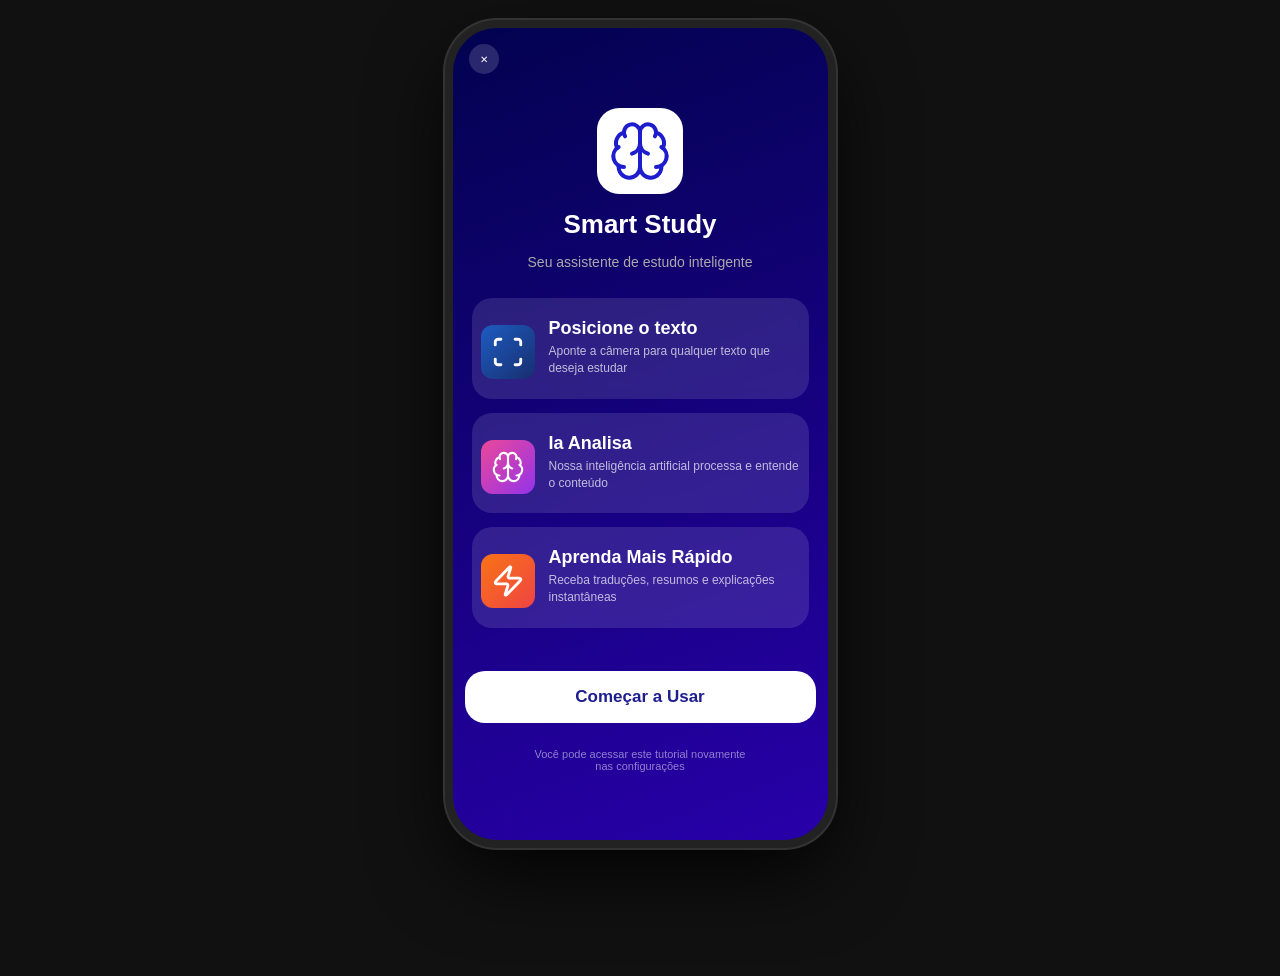
<file: pages/intro.html>
<!-- tela de apresentacao ao smart study -->
 <!DOCTYPE html>
 <html lang="pt-BR">

 <head>
    <meta charset="UTF-8">
    <meta name="viewport" content="width=device-width, initial-scale=1.0">
    <title>Smart Study - Apresentacao</title>
    <link rel="stylesheet" href="../src/css/style.css">
 </head>

 <body>
    <div class="intro-phone">
        <!-- apertando o botao x volta para a tela anterior (link) -->
        <a href="../index.html" class="intro-fechar">✕</a>
        <div class = "intro-rolagem">
            <div class="intro-body">
                <!-- copiei todos os icones de lucide icons porque foi oq usei no prototipo -->
                <div class="intro-icone"><svg xmlns="http://www.w3.org/2000/svg" width="64" height="64" viewBox="0 0 24 24" fill="none" stroke="currentColor" color="#1d1dce" stroke-width="1.5" stroke-linecap="round" stroke-linejoin="round" class="lucide lucide-brain-icon lucide-brain"><path d="M12 18V5"/><path d="M15 13a4.17 4.17 0 0 1-3-4 4.17 4.17 0 0 1-3 4"/><path d="M17.598 6.5A3 3 0 1 0 12 5a3 3 0 1 0-5.598 1.5"/><path d="M17.997 5.125a4 4 0 0 1 2.526 5.77"/><path d="M18 18a4 4 0 0 0 2-7.464"/><path d="M19.967 17.483A4 4 0 1 1 12 18a4 4 0 1 1-7.967-.517"/><path d="M6 18a4 4 0 0 1-2-7.464"/><path d="M6.003 5.125a4 4 0 0 0-2.526 5.77"/></svg></div>
                <h1 class="intro-titulo">Smart Study</h1>
                <p class="intro-subtitulo">Seu assistente de estudo inteligente</p>

                <div class="card-sobre">
                    <div class="sobre-icone icone-azul"><svg xmlns="http://www.w3.org/2000/svg" width="34" height="34" viewBox="0 0 24 24" fill="none" stroke="currentColor" color="#ffffff" stroke-width="2" stroke-linecap="round" stroke-linejoin="round" class="lucide lucide-scan-icon lucide-scan"><path d="M3 7V5a2 2 0 0 1 2-2h2"/><path d="M17 3h2a2 2 0 0 1 2 2v2"/><path d="M21 17v2a2 2 0 0 1-2 2h-2"/><path d="M7 21H5a2 2 0 0 1-2-2v-2"/></svg></div>
                    <div class="sobre-texto">
                        <h4>Posicione o texto</h4>
                        <p>Aponte a câmera para qualquer texto que deseja estudar</p>
                    </div>
                </div>
                <div class="card-sobre">
                    <div class="sobre-icone icone-rosa"><svg xmlns="http://www.w3.org/2000/svg" width="34" height="34" viewBox="0 0 24 24" fill="none" stroke="currentColor" color="#ffffff" stroke-width="1.5" stroke-linecap="round" stroke-linejoin="round" class="lucide lucide-brain-icon lucide-brain"><path d="M12 18V5"/><path d="M15 13a4.17 4.17 0 0 1-3-4 4.17 4.17 0 0 1-3 4"/><path d="M17.598 6.5A3 3 0 1 0 12 5a3 3 0 1 0-5.598 1.5"/><path d="M17.997 5.125a4 4 0 0 1 2.526 5.77"/><path d="M18 18a4 4 0 0 0 2-7.464"/><path d="M19.967 17.483A4 4 0 1 1 12 18a4 4 0 1 1-7.967-.517"/><path d="M6 18a4 4 0 0 1-2-7.464"/><path d="M6.003 5.125a4 4 0 0 0-2.526 5.77"/></svg></div>
                    <div class="sobre-texto">
                        <h4>Ia Analisa</h4>
                        <p>Nossa inteligência artificial processa e entende o conteúdo</p>
                    </div>
                </div>
                <div class="card-sobre">
                    <div class="sobre-icone icone-laranja"><svg xmlns="http://www.w3.org/2000/svg" width="34" height="34" viewBox="0 0 24 24" fill="none" stroke="currentColor" color="#ffffff" stroke-width="2" stroke-linecap="round" stroke-linejoin="round" class="lucide lucide-zap-icon lucide-zap"><path d="M4 14a1 1 0 0 1-.78-1.63l9.9-10.2a.5.5 0 0 1 .86.46l-1.92 6.02A1 1 0 0 0 13 10h7a1 1 0 0 1 .78 1.63l-9.9 10.2a.5.5 0 0 1-.86-.46l1.92-6.02A1 1 0 0 0 11 14z"/></svg></div>
                    <div class="sobre-texto">
                        <h4>Aprenda Mais Rápido</h4>
                        <p>Receba traduções, resumos e explicações instantâneas</p>
                    </div>
                </div>
                <!-- botao de comecar a usar com link p tela da camera smart study -->
                <a href="camera-ss.html" class="btn-iniciar">Começar a Usar</a>
                <p class="intro-aviso">Você pode acessar este tutorial novamente<br>nas configurações</p>

                

            </div>
        </div>
    </div>
    
 </body>
 </html>
</file>
<file: src/css/style.css>
/* deixa as cores e font salvadas para facilitar na hora de pegar e nn precisar ficar copiando e colando*/
:root {
    --black: #000000;
    --dark: #0d0d0d;
    --retangulo-blue: #1d1dce;
    --white: #ffffff;
    --gray: #aaaaaa;

    --laranja: #ff7a1a;
    --verde: #0aa258;
    --roxo: #7d2ec8;
    --rosa: #e040fb;
    --azul: #078d9e;
    --amarelo: #ffd600;

    --font: sans-serif;
}

/* pagina no fundo do telefone padrao para todas */
body {
    font-family: var(--font);
    background: #111;
    display: flex;
    justify-content: center;
    align-items: flex-start;
    min-height: 100vh;
    padding: 20px 10px 40px;
}

/* o telefone padrao para todas*/
.phone {
    width: 375px;
    height: 812px;
    background-color: var(--black);
    border-radius: 44px;
    overflow: hidden;
    position: relative;
    display: flex;
    flex-direction: column;
    box-shadow: 0 0 0 8px #222, 0 0 0 10px #333, 0 30px 80px rgba(0, 0, 0, .9);
    /*borda do telefone*/
    flex-shrink: 0;
    /*mantem o tamanho, nn deixa encolher*/
}

.android-nav {
    display: flex;
    justify-content: center;
    align-items: center;
    gap: 60px;
    /*espaco entre os botoes*/
    padding: 19px 0 14px;
    background: var(--black);
    flex-shrink: 0;
}

.nav1-btn {
    color: var(--white);
    font-size: 14px;
    opacity: .6;
    cursor: pointer;
}

/* separei os botoes porque o primeiro estava ficando maior */
.nav2-btn {
    color: var(--white);
    font-size: 25px;
    opacity: .6;
    cursor: pointer;
}

.nav3-btn {
    color: var(--white);
    font-size: 25px;
    opacity: .6;
    cursor: pointer;
}










/* estilo index */
.camera-visor {
    flex: 1;
    background: #0a0a0a;
    position: relative;
    overflow: hidden;
    display: flex;
    flex-direction: column;
    /*organiza em coluna*/
    justify-content: flex-end;
    /*jjoga conteudo p baixo*/
}

.camera-icones-topo {
    display: flex;
    justify-content: space-between;
    /* espaco entre os icone*/
    align-items: center;
    padding: 40px 27px 10px;
    /*espacamento */
    position: absolute;
    top: 0;
    left: 0;
    right: 0;
    z-index: 10;
    /*fica acima dos outros elementos*/
}

.cam-icon {
    color: var(--white);
    font-size: 20px;
    cursor: pointer;
    opacity: .85;
}

.cam-icon.zeiss {
    color: var(--amarelo);
    font-size: 13px;
    font-weight: 800;
    /*negrito*/
    letter-spacing: 1px;
}

/* botao smart study de cima */
.retangulo-azul {
    position: absolute;
    top: 90px;
    left: 50%;
    transform: translateX(-50%);
    /*centralizar*/
    background: linear-gradient(160deg, #020250 0%, #2800a9 100%);
    color: var(--white);
    font-size: 13px;
    font-weight: 800;
    padding: 8px 20px;
    border-radius: 30px;
    display: flex;
    align-items: center;
    gap: 7px;
    /*espaco entre o icone e o texto*/
    cursor: pointer;
    z-index: 10;
    white-space: nowrap;
    /*deixa o texto em uma linha, sem quebrar ele*/
    text-decoration: none;
    /*remove a linha debaixo do texto*/
    animation: pulse-retangulo 2.5s ease-in-out infinite;

}

/* animacao com efeito de pulse */
@keyframes pulse-retangulo {

    0%,
    100% {
        box-shadow: 0 0 0 0 rgba(59, 59, 255, .5);
    }

    50% {
        box-shadow: 0 0 0 10px rgba(59, 59, 255, 0);
    }
}

.zoom-bar {
    display: flex;
    gap: 1px;
    justify-content: center;
    padding: 8px 0;
    flex-shrink: 0;
}

.zoom-btn {
    color: var(--white);
    font-size: 13px;
    font-weight: 700;
    background: rgba(255, 255, 255, .12);
    /*cria efeito leve etransparente se mistura cm o fundo*/
    border-radius: 20px;
    padding: 5px 20px;
    cursor: pointer;
}

.zoom-btn.active {
    background: rgba(255, 255, 255, .25);
    color: var(--amarelo);
}

/* deixa o que esta sendo utilizado amarelo*/

.modos {
    display: flex;
    justify-content: center;
    gap: 18px;
    padding: 8px 0 6px;
    flex-shrink: 0;
}

.modo {
    color: var(--gray);
    font-size: 14px;
    font-weight: 600;
    cursor: pointer;
    text-decoration: none;
}

/* foto */
.modo.active-mode {
    color: var(--amarelo);
}

/* smart study */
.modo.ss-modo {
    color: var(--retangulo-blue);
    font-weight: 800;
}

.controle-captura {
    display: flex;
    justify-content: space-between;
    align-items: center;
    padding: 10px 36px 16px;
    flex-shrink: 0;
}

.btn-secundario1 {
    color: var(--white);
    width: 44px;
    height: 44px;
    border-radius: 12px;
    background: rgba(255, 255, 255, .08);
    display: flex;
    align-items: center;
    justify-content: center;
    cursor: pointer;
    font-size: 25px;
}

.btn-secundario2 {
    width: 44px;
    height: 44px;
    border-radius: 12px;
    background: rgba(255, 255, 255, .08);
    display: flex;
    align-items: center;
    justify-content: center;
    cursor: pointer;
    font-size: 22px;
}

.btn-disparo {
    width: 48px;
    height: 48px;
    border-radius: 50%;
    border: 4px solid var(--white);
    display: flex;
    align-items: center;
    justify-content: center;
    cursor: pointer;
}

.btn-disparo-interno {
    width: 54px;
    height: 54px;
    border-radius: 50%;
    background: var(--white);
    opacity: .15;
}










/* estilo tela de introducao */
.intro-phone {
    background: linear-gradient(160deg, #020250 0%, #2800a9 100%);
    width: 375px;
    height: 812px;
    background-color: var(--black);
    border-radius: 44px;
    overflow: hidden;
    /*corta oq vaza , faz respeitar as bordas arredondadas*/
    position: relative;
    display: flex;
    flex-direction: column;
    box-shadow: 0 0 0 8px #222, 0 0 0 10px #333, 0 30px 80px rgba(0, 0, 0, .9);
    /*borda do telefone*/
    flex-shrink: 0;
}

.intro-fechar {
    position: absolute;
    top: 16px;
    z-index: 100;
    left: 16px;
    width: 30px;
    height: 30px;
    border-radius: 50%;
    background: rgba(255, 255, 255, .15);
    display: flex;
    align-items: center;
    justify-content: center;
    text-decoration: none;
    color: var(--white);
    font-size: 10px;

}


.intro-body {
    flex: 1;
    display: flex;
    flex-direction: column;
    align-items: center;
    padding: 80px 28px 20px;
    gap: 14px;
}

.intro-icone {
    width: 86px;
    height: 86px;
    border-radius: 22px;
    background: var(--white);
    display: flex;
    align-items: center;
    justify-content: center;
    font-size: 44px;
    margin-bottom: 2px;
}

.intro-titulo {
    color: var(--white);
    font-size: 26px;
    font-weight: 800;
    text-align: center;
    margin-top: -1px;
}

.intro-subtitulo {
    color: var(--gray);
    font-size: 14px;
    text-align: center;
    margin-top: -17px;
}

.card-sobre {
    width: 100%;
    background: rgba(255, 255, 255, .12);
    border-radius: 20px;
    padding: 10px 9px;
    display: flex;
    align-items: flex-start;
    gap: 14px;
    backdrop-filter: blur(6px);
    /*desfoque, efeito vidro*/

}

.sobre-icone {
    width: 54px;
    height: 54px;
    border-radius: 12px;
    display: flex;
    align-items: center;
    justify-content: center;
    font-size: 22px;
    flex-shrink: 0;
}

/* cores dos quadrados que contem os emojis */
.icone-azul {
    background: linear-gradient(135deg, #1e5cc1, #172e6f);
    margin-top: 17px;
}

.icone-rosa {
    background: linear-gradient(135deg, #ec4899, #9333ea);
    margin-top: 17px;
}

.icone-laranja {
    background: linear-gradient(135deg, #f97316, #ef4444);
    margin-top: 17px;
}

.sobre-texto h4 {
    color: var(--white);
    font-size: 18px;
    font-weight: 800;
    margin-top: 10px;
}

.sobre-texto p {
    color: rgba(255, 255, 255, .7);
    font-size: 12px;
    line-height: 1.4;
    /*espacamento entre as linhas*/
    margin-top: -20px;
}

.btn-iniciar {
    display: block;
    width: 100%;
    background: var(--white);
    color: #1e1e8f;
    font-family: var(--font);
    font-size: 17px;
    font-weight: 700;
    border-radius: 20px;
    padding: 16px;
    cursor: pointer;
    margin-top: 29px;
    text-align: center;
    text-decoration: none;
}

.intro-aviso {
    color: rgba(255, 255, 255, .5);
    font-size: 11px;
    text-align: center;
}

.voltar-btn {
    position: absolute;
    top: 16px;
    z-index: 100;
    right: 16px;
    /* lado direito */
    width: 30px;
    height: 30px;
    border-radius: 50%;
    background: rgba(255, 255, 255, .15);
    display: flex;
    align-items: center;
    justify-content: center;
    cursor: pointer;
    color: var(--white);
    font-size: 10px;
}

/* botao das funcoes que muda de cor para cada funcao */
.funcao-modos {
    display: flex;
    top: 120px;
    gap: 6px;
    padding: 0 12px 10px;
    overflow-x: auto;
    scrollbar-width: none;
    flex-shrink: 0;
}


.funcao {
    display: flex;
    top: 120px;
    align-items: center;
    gap: 5px;
    padding: 6px 12px;
    border-radius: 20px;
    font-size: 12px;
    font-weight: 700;
    cursor: pointer;
    white-space: nowrap;
    color: var(--white);
    background: rgba(255, 255, 255, .1);
    border: 1.5px solid transparent;
    text-decoration: none;
    flex-shrink: 0;
}

/* pagina digitalizar-texto */
.funcao-digitalizar {
    display: flex;
    top: 120px;
    align-items: center;
    gap: 5px;
    padding: 6px 12px;
    border-radius: 20px;
    font-size: 12px;
    font-weight: 700;
    cursor: pointer;
    white-space: nowrap;
    color: var(--white);
    background: rgba(255, 255, 255, .1);
    border: 1.5px solid transparent;
    text-decoration: none;
    flex-shrink: 0;
    background-color: var(--laranja);
}
.funcao-traduzir {
    display: flex;
    top: 120px;
    align-items: center;
    gap: 5px;
    padding: 6px 12px;
    border-radius: 20px;
    font-size: 12px;
    font-weight: 700;
    cursor: pointer;
    white-space: nowrap;
    color: var(--white);
    background: rgba(255, 255, 255, .1);
    border: 1.5px solid transparent;
    text-decoration: none;
    flex-shrink: 0;
    background-color: var(--verde);
}
.funcao-math {
    display: flex;
    top: 120px;
    align-items: center;
    gap: 5px;
    padding: 6px 12px;
    border-radius: 20px;
    font-size: 12px;
    font-weight: 700;
    cursor: pointer;
    white-space: nowrap;
    color: var(--white);
    background: rgba(255, 255, 255, .1);
    border: 1.5px solid transparent;
    text-decoration: none;
    flex-shrink: 0;
    background-color: var(--roxo);
}
.funcao-resumir {
    display: flex;
    top: 120px;
    align-items: center;
    gap: 5px;
    padding: 6px 12px;
    border-radius: 20px;
    font-size: 12px;
    font-weight: 700;
    cursor: pointer;
    white-space: nowrap;
    color: var(--white);
    background: rgba(255, 255, 255, .1);
    border: 1.5px solid transparent;
    text-decoration: none;
    flex-shrink: 0;
    background-color: var(--azul);
}
.funcao-quiz {
    display: flex;
    top: 120px;
    align-items: center;
    gap: 5px;
    padding: 6px 12px;
    border-radius: 20px;
    font-size: 12px;
    font-weight: 700;
    cursor: pointer;
    white-space: nowrap;
    color: var(--white);
    background: rgba(255, 255, 255, .1);
    border: 1.5px solid transparent;
    text-decoration: none;
    flex-shrink: 0;
    background-color: var(--amarelo);
}

/* responsividade */
@media (max-width: 480px) {

    body {
        padding: 10px;
    }

    .phone,
    .intro-phone {
        width: 100%;
        height: auto;
        min-height: 100vh;
        border-radius: 20px;
    }

    .camera-icones-topo {
        padding: 30px 18px 10px;
    }

    .cam-icon {
        font-size: 16px;
    }

    .retangulo-azul {
        font-size: 11px;
        padding: 6px 14px;
    }

    .modos {
        gap: 10px;
        flex-wrap: wrap;
        padding: 10px;
    }

    .modo {
        font-size: 12px;
    }

    .controle-captura {
        padding: 10px 20px 16px;
    }

    .funcao-modos {
        padding: 0 8px 10px;
        gap: 4px;
    }

    .funcao,
    .funcao-digitalizar,
    .funcao-traduzir,
    .funcao-math,
    .funcao-resumir,
    .funcao-quiz {
        font-size: 10px;
        padding: 5px 10px;
    }

    .intro-body {
        padding: 70px 20px 20px;
    }

    .intro-titulo {
        font-size: 22px;
    }

    .intro-subtitulo {
        font-size: 12px;
    }

    .card-sobre {
        flex-direction: column;
        align-items: center;
        text-align: center;
    }

    .sobre-texto h4 {
        margin-top: 0;
    }

    .sobre-texto p {
        margin-top: 5px;
    }

    .btn-iniciar {
        font-size: 15px;
        padding: 14px;
    }
}
</file>
